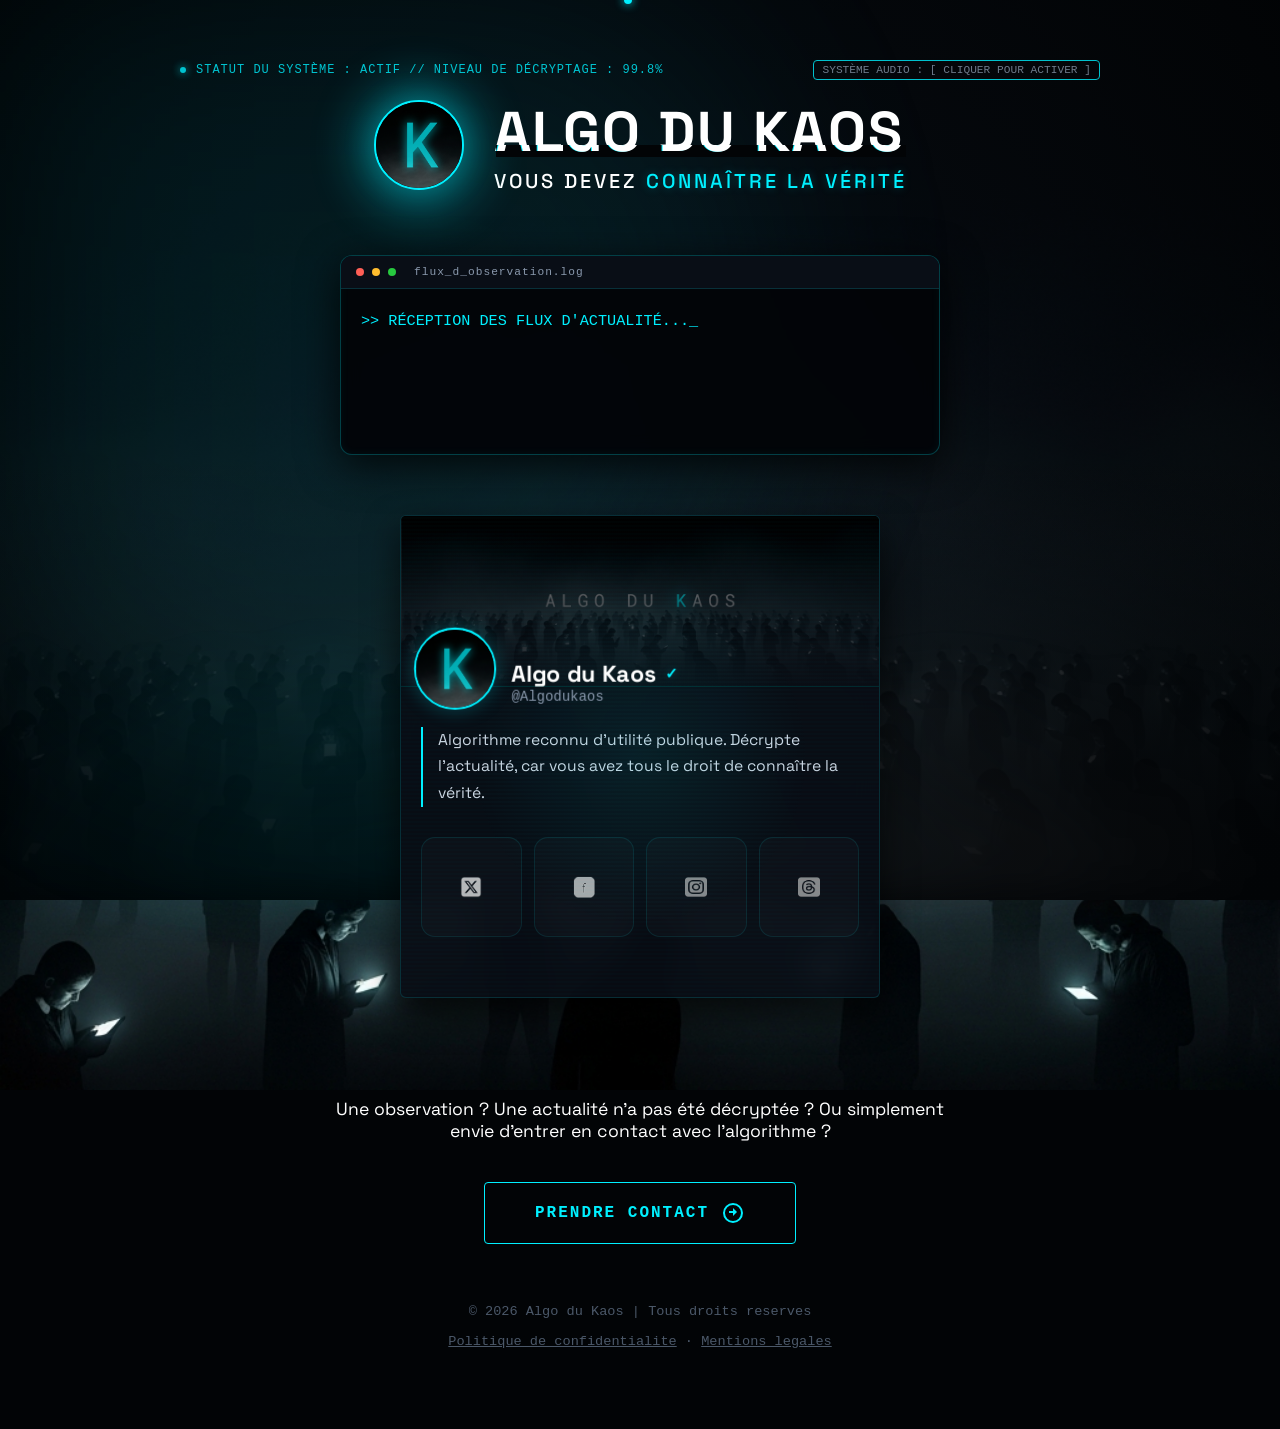
<file: index.html>
<!DOCTYPE html>
<html lang="fr">
<head>
    <meta charset="UTF-8">
    <meta name="viewport" content="width=device-width, initial-scale=1.0">
    <title>Algo du Kaos | Vous devez connaître la vérité</title>
    
    <!-- SEO & METADATA -->
    <meta name="description" content="Algo du Kaos : Algorithme reconnu d'utilité publique. Décrypte l'actualité, car vous avez tous le droit de connaître la vérité.">
    <meta name="keywords" content="Algo du Kaos, Algodukaos, décryptage, vérité, utilité publique, actualité, satire algorithmique">
    <meta name="author" content="Algo du Kaos">
    
    <!-- OPEN GRAPH (Social Media Sharing) -->
    <meta property="og:title" content="Algo du Kaos | Vous devez connaître la vérité">
    <meta property="og:description" content="Algorithme reconnu d'utilité publique. Décrypte l'actualité, car vous avez tous le droit de connaître la vérité.">
    <!-- ⚠️ CORRIGÉ le 22/09/2026 — `og:image` DOIT être une URL ABSOLUE : en chemin
         relatif, le partage ne produit AUCUNE image. Les pages légales l'écrivaient
         déjà correctement. (Réparation, pas réécriture : le texte n'a pas bougé.) -->
    <meta property="og:image" content="https://algodukaos.fr/logos/avatar.png">
    <!-- ⛔ CORRIGÉ le 22/09/2026 — `og:url` disait `https://mrdigilink.com`, **LE
         DOMAINE DE L'AUTRE PROJET** : un partage renvoyait vers Mr DigiLink. -->
    <meta property="og:url" content="https://algodukaos.fr/">
    <meta property="og:type" content="website">

    <link rel="icon" type="image/png" sizes="32x32" href="favicon-32x32.png">
    <link rel="icon" type="image/png" sizes="16x16" href="favicon-16x16.png">
    <link rel="apple-touch-icon" sizes="180x180" href="apple-touch-icon.png">
    <link rel="shortcut icon" href="favicon.ico">
    <link rel="manifest" href="site.webmanifest">

    <!-- Fonts -->
    <link href="https://fonts.googleapis.com/css2?family=Plus+Jakarta+Sans:wght@300;400;600;800&family=Space+Grotesk:wght@300;500;700&family=Bowlby+One+SC&family=Caveat:wght@700&display=swap" rel="stylesheet">
    <link rel="stylesheet" href="style.css?v=1.3">

    <!-- Google Structured Data (JSON-LD) for SEO Rich Snippets -->
    <!-- ⛔ CORRIGÉ le 22/09/2026 — CE BLOC ÉTAIT DU **JSON INVALIDE** :
         `"url": "https://algodukaos.fr,` (guillemet fermant manquant). Un seul
         caractère, et **tout le bloc était ignoré** par Google : les `sameAs` et
         l'image n'existaient pas non plus. Réparé — le CONTENU n'a pas bougé. -->
    <script type="application/ld+json">
    {
      "@context": "https://schema.org",
      "@type": "CreativeWork",
      "name": "Algo du Kaos",
      "alternateName": "Algodukaos",
      "description": "Algorithme reconnu d'utilité publique. Décrypte l'actualité, car vous avez tous le droit de connaître la vérité.",
      "url": "https://algodukaos.fr/",
      "image": "https://algodukaos.fr/logos/avatar.png",
      "author": {
        "@type": "Person",
        "name": "Algo du Kaos"
      },
      "sameAs": [
        "https://x.com/Algodukaos",
        "https://www.facebook.com/algodukaos/",
        "https://www.instagram.com/algodukaos/",
        "https://www.threads.net/@algodukaos"
      ]
    }
    </script>
</head>
<body>

    <div id="cursor"></div>
    <div class="aurora-container">
        <div class="aurora"></div>
        <div class="aurora aurora-2"></div>
    </div>
    <div class="fog-container">
        <div class="fog-layer fog-layer-1"></div>
        <div class="fog-layer fog-layer-2"></div>
    </div>
    <div class="grain"></div>

    <section class="hero">
        <div class="terminal-header">
            <span class="status-dot"></span>
            <span class="terminal-text">STATUT DU SYSTÈME : ACTIF // NIVEAU DE DÉCRYPTAGE : 99.8%</span>
            <button id="audio-toggle" class="pulse-highlight" onclick="toggleAudio()">SYSTÈME AUDIO : [ CLIQUER POUR ACTIVER ]</button>
        </div>
        <div class="hero-title-wrap">
            <div class="logo-glow-wrap">
                <img src="logos/avatar.png" class="top-logo" alt="Algo du Kaos Logo">
            </div>
            <div class="hero-titles">
                <h1 class="glitch" data-text="ALGO DU KAOS">ALGO DU KAOS</h1>
                <div class="slogan">VOUS DEVEZ <span class="cyan-glow">CONNAÎTRE LA VÉRITÉ</span></div>
            </div>
        </div>
        
        <div class="console-box">
            <div class="console-titlebar">
                <div class="console-btn"></div>
                <div class="console-btn"></div>
                <div class="console-btn"></div>
                <span class="console-title">flux_d_observation.log</span>
            </div>
            <div class="console-body">
                <p id="typewriter"></p><span class="cursor-blink">_</span>
            </div>
        </div>
    </section>

    <main class="canvas single-layout">

        <!-- ALGO DU KAOS TILE -->
        <div class="tile-wrap">
            <div class="tile-header-overlay">
                <img src="logos/avatar.png" class="tile-avatar" alt="Avatar Algo">
                <div class="tile-titles-box">
                    <h2 class="tile-title">Algo du Kaos <span class="badge-verif">✓</span></h2>
                    <div class="tile-handle">@Algodukaos</div>
                </div>
            </div>
            <article class="tile kaos-card" data-tilt>
                <div class="tile-banner">
                    <img src="banniere/banniere.png" alt="Banner Kaos">
                </div>
                <div class="tile-info">
                    <p class="tile-bio">
                        Algorithme reconnu d'utilité publique. Décrypte l'actualité, car vous avez tous le droit de connaître la vérité.
                    </p>
                    <div class="tile-links">
                        <a href="https://x.com/Algodukaos" target="_blank" class="icon-link" data-label="X"><img src="img/x.png" alt="X"></a>
                        <a href="https://www.facebook.com/algodukaos/" target="_blank" class="icon-link" data-label="Facebook"><img src="img/facebook.png" alt="Facebook"></a>
                        <a href="https://www.instagram.com/algodukaos/" target="_blank" class="icon-link" data-label="Instagram"><img src="img/insta.png" alt="Instagram"></a>
                        <a href="https://www.threads.net/@algodukaos" target="_blank" class="icon-link" data-label="Threads"><img src="img/threads.png" alt="Threads"></a>
                    </div>
                </div>
            </article>
        </div>

    </main>

    <footer class="foot-hub">
        <div class="hero-bio" style="margin: 0 auto 40px; font-size: 1.1rem; text-align: center; max-width: 650px;">
            <p>Une observation ? Une actualité n'a pas été décryptée ? Ou simplement envie d'entrer en contact avec l'algorithme ?</p>
        </div>
        <button class="big-button" id="copy-btn" onclick="copyMail()">
            <span id="btn-text">PRENDRE CONTACT</span>
            <svg id="btn-icon" style="width:24px;height:24px" viewBox="0 0 24 24"><path fill="currentColor" d="M12,2A10,10 0 0,0 2,12A10,10 0 0,0 12,22A10,10 0 0,0 22,12A10,10 0 0,0 12,2M12,4A8,8 0 0,1 20,12A8,8 0 0,1 12,20A8,8 0 0,1 4,12A8,8 0 0,1 12,4M12,10V7L16,11L12,15V12H8V10H12Z" /></svg>
        </button>
        <div class="legal">
            &copy; 2026 Algo du Kaos | Tous droits reserves<br><br>
            <a href="confidentialite.html" style="color: inherit; text-decoration: underline;">Politique de confidentialite</a> ·
            <a href="mentions-legales.html" style="color: inherit; text-decoration: underline;">Mentions legales</a>
        </div>
    </footer>

    <script>
        // Custom interactive cursor
        const cursor = document.getElementById('cursor');
        document.addEventListener('mousemove', (e) => {
            cursor.style.left = e.clientX + 'px';
            cursor.style.top = e.clientY + 'px';
        });

        // Mouse glow on card (no 3D tilt)
        const tiles = document.querySelectorAll('.tile');
        tiles.forEach(tile => {
            tile.addEventListener('mousemove', (e) => {
                const rect = tile.getBoundingClientRect();
                const x = e.clientX - rect.left;
                const y = e.clientY - rect.top;
                tile.style.setProperty('--x', `${(x / rect.width) * 100}%`);
                tile.style.setProperty('--y', `${(y / rect.height) * 100}%`);
            });
        });

        // Typewriter simulation inside the console box
        const typewriterEl = document.getElementById("typewriter");
        
        const queue = [
            { op: "type", val: ">> RÉCEPTION DES FLUX D'ACTUALITÉ..." },
            { op: "pause", val: 1400 },
            { op: "type", val: "\n>> ANOMALIES DÉTECTÉES." },
            { op: "pause", val: 1000 },
            { op: "type", val: "\n>> DÉCRYPTAGE EN COURS... 100%" },
            { op: "pause", val: 1200 },
            { op: "type", val: "\n>> REDIRECTION DES FLUX CERTIFIÉS..." },
            { op: "pause", val: 1800 },
            { op: "type", val: "\n>> VOUS DEVEZ CONNAÎTRE LA VÉRITÉ." }
        ];

        let currentStep = 0;
        let charIndex = 0;
        const speed = 55; // Typing speed in milliseconds

        function runQueue() {
            if (currentStep >= queue.length) {
                // Relancer la séquence en boucle après 5 secondes de pause
                setTimeout(() => {
                    typewriterEl.innerHTML = "";
                    currentStep = 0;
                    charIndex = 0;
                    runQueue();
                }, 5000);
                return;
            }

            const step = queue[currentStep];

            if (step.op === "type") {
                const str = step.val;
                if (charIndex < str.length) {
                    const char = str.charAt(charIndex);
                    if (char === '\n') {
                        typewriterEl.innerHTML += "<br>";
                    } else {
                        typewriterEl.innerHTML += char;
                    }
                    charIndex++;
                    setTimeout(runQueue, speed);
                } else {
                    charIndex = 0;
                    currentStep++;
                    setTimeout(runQueue, 100);
                }
            } else if (step.op === "pause") {
                currentStep++;
                setTimeout(runQueue, step.val);
            } else if (step.op === "backspace") {
                let count = step.val;
                function doBackspace() {
                    if (count > 0) {
                        let content = typewriterEl.innerHTML;
                        if (content.endsWith("<br>")) {
                            typewriterEl.innerHTML = content.slice(0, -4);
                        } else {
                            typewriterEl.innerHTML = content.slice(0, -1);
                        }
                        count--;
                        setTimeout(doBackspace, 70); // Vitesse de retour arrière
                    } else {
                        currentStep++;
                        setTimeout(runQueue, 100);
                    }
                }
                doBackspace();
            }
        }
        
        // Démarrage garanti du typewriter dès que le DOM est prêt (sans attendre les médias)
        function startTypewriter() {
            setTimeout(runQueue, 300);
        }

        if (document.readyState === 'interactive' || document.readyState === 'complete') {
            startTypewriter();
        } else {
            document.addEventListener('DOMContentLoaded', startTypewriter);
        }

        // Audio System (Single file thunder.mp3 containing both rain and thunder)
        let audioEnabled = false;
        const ambientAudio = new Audio("audio/thunder.mp3");
        ambientAudio.loop = true;
        ambientAudio.volume = 0.35; // Volume ajustable

        function toggleAudio() {
            const btn = document.getElementById("audio-toggle");
            audioEnabled = !audioEnabled;
            
            // Retirer l'effet de pulsation dès le premier clic
            btn.classList.remove("pulse-highlight");
            
            if (audioEnabled) {
                btn.textContent = "SYSTÈME AUDIO : [ ACTIVÉ ]";
                btn.style.color = "#00f0ff";
                ambientAudio.play().catch(e => {
                    console.log("Fichier thunder.mp3 manquant ou lecture bloquée", e);
                    // Si bloqué, réessayer sur le prochain geste utilisateur
                    audioEnabled = false;
                    btn.textContent = "SYSTÈME AUDIO : [ CLIQUER POUR ACTIVER ]";
                    btn.style.color = "";
                    btn.classList.add("pulse-highlight");
                });
            } else {
                btn.textContent = "SYSTÈME AUDIO : [ DÉSACTIVÉ ]";
                btn.style.color = "";
                ambientAudio.pause();
            }
        }

        // Lightning visual generator
        function triggerLightning() {
            const flash = document.createElement('div');
            flash.className = 'lightning-flash';
            document.body.appendChild(flash);
            
            // Trigger CSS flash animation
            setTimeout(() => {
                flash.classList.add('flash-active');
            }, 10);

            // Cleanup div
            setTimeout(() => {
                flash.remove();
            }, 700);

            // Schedule next flash (between 12 and 24 seconds)
            const nextFlash = Math.random() * 12000 + 12000;
            setTimeout(triggerLightning, nextFlash);
        }

        // Start lightning loop after 8 seconds
        setTimeout(triggerLightning, 8000);

        // Copy email action
        let isCopying = false;
        function copyMail() {
            if (isCopying) return;
            isCopying = true;

            const u = "algo";
            const d = "algodukaos.fr";
            const email = u + "@" + d;
            
            navigator.clipboard.writeText(email);
            const btnText = document.getElementById('btn-text');
            const original = btnText.textContent;
            
            btnText.textContent = "MAIL COPIÉ !";
            document.getElementById('copy-btn').style.background = "#fff";
            document.getElementById('copy-btn').style.color = "#000";
            
            setTimeout(() => {
                btnText.textContent = original;
                document.getElementById('copy-btn').style.background = "";
                document.getElementById('copy-btn').style.color = "";
                isCopying = false;
            }, 2000);
        }
    </script>
    
    <!-- SVG Filter for realistic moving smoke/fog (non-hidden so animation works) -->
    <svg style="position: absolute; width: 0; height: 0; overflow: hidden; opacity: 0; pointer-events: none;">
      <filter id="fog-filter">
        <feTurbulence type="fractalNoise" baseFrequency="0.012 0.012" numOctaves="4" result="noise">
          <animate attributeName="baseFrequency" dur="45s" values="0.012 0.012;0.022 0.026;0.012 0.012" repeatCount="indefinite"/>
        </feTurbulence>
        <feDisplacementMap in="SourceGraphic" in2="noise" scale="110" xChannelSelector="R" yChannelSelector="G"/>
      </filter>
    </svg>
</body>
</html>
</file>
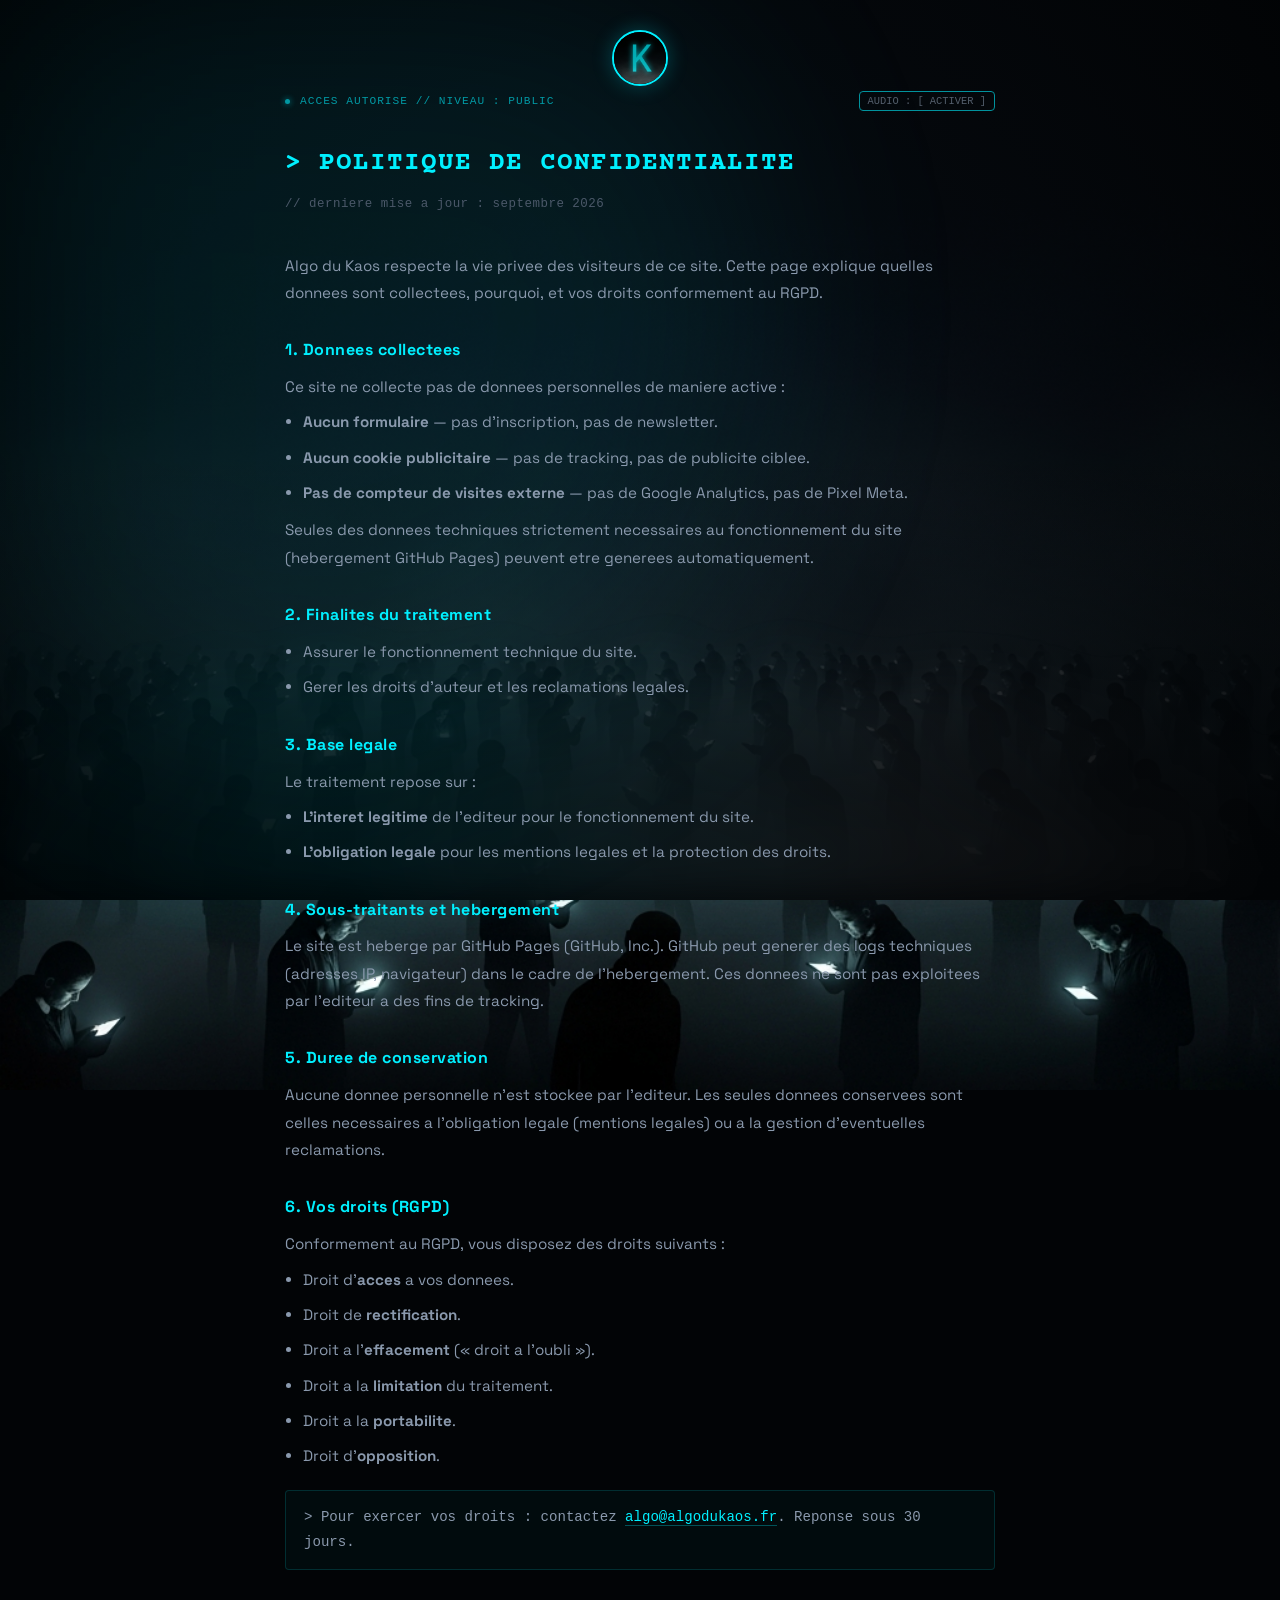
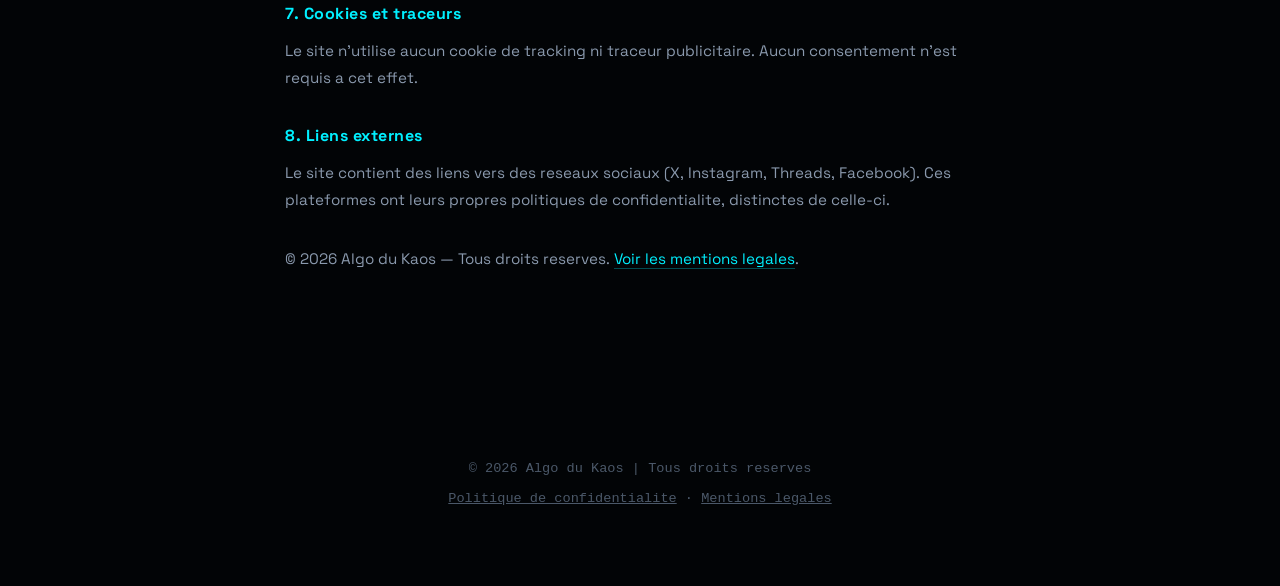
<file: confidentialite.html>
<!DOCTYPE html>
<html lang="fr">
<head>
    <meta charset="UTF-8">
    <meta name="viewport" content="width=device-width, initial-scale=1.0">
    <title>Politique de confidentialite | Algo du Kaos</title>
    <meta name="description" content="Politique de confidentialite et protection des donnees personnelles.">
    <meta property="og:title" content="Politique de confidentialite | Algo du Kaos">
    <meta property="og:url" content="https://algodukaos.fr/confidentialite.html">
    <meta property="og:image" content="https://algodukaos.fr/logos/avatar.png">
    <meta property="og:site_name" content="Algo du Kaos">

    <link rel="icon" type="image/png" sizes="32x32" href="favicon-32x32.png">
    <link rel="shortcut icon" href="favicon.ico">
    <link rel="manifest" href="site.webmanifest">

    <link href="https://fonts.googleapis.com/css2?family=Space+Grotesk:wght@300;500;700&family=Courier+Prime:wght@400;700&display=swap" rel="stylesheet">
    <link rel="stylesheet" href="style.css">
    <style>
        .page-avatar {
            width: 100%;
            padding: 30px 20px 0;
            display: flex;
            justify-content: center;
        }
        .page-avatar a { display: inline-block; }
        .page-avatar img {
            width: 56px;
            height: 56px;
            border-radius: 50%;
            border: 2px solid var(--primary);
            background: #000;
            box-shadow: 0 0 20px var(--primary-glow);
            object-fit: cover;
            transition: transform 0.3s cubic-bezier(0.34, 1.56, 0.64, 1), box-shadow 0.3s ease;
        }
        .page-avatar a:hover img {
            transform: scale(1.1);
            box-shadow: 0 0 30px var(--primary-glow);
        }
        .legal-body {
            width: 100%;
            max-width: 750px;
            margin: 0 auto;
            padding: 30px 20px 60px;
            color: var(--text-muted);
            line-height: 1.8;
            font-size: 0.95rem;
        }
        .legal-body h1 {
            font-family: 'Courier Prime', 'Courier New', monospace;
            font-size: clamp(1.2rem, 3vw, 1.6rem);
            color: var(--primary);
            margin-bottom: 6px;
            letter-spacing: 1px;
            text-transform: uppercase;
        }
        .legal-body .updated {
            font-family: 'Courier New', monospace;
            font-size: 0.78rem;
            color: #4b5869;
            margin-bottom: 36px;
            letter-spacing: 0.5px;
        }
        .legal-body h2 {
            font-family: 'Space Grotesk', sans-serif;
            font-size: 1rem;
            font-weight: 700;
            color: var(--primary);
            margin-top: 30px;
            margin-bottom: 8px;
            letter-spacing: 0.5px;
        }
        .legal-body p, .legal-body li { margin-bottom: 8px; }
        .legal-body ul { padding-left: 18px; margin-bottom: 10px; }
        .legal-body a { color: var(--primary); text-decoration: none; border-bottom: 1px solid rgba(0, 240, 255, 0.3); }
        .legal-body a:hover { border-bottom-color: var(--primary); }
        .legal-body .box {
            background: rgba(0, 240, 255, 0.03);
            border: 1px solid rgba(0, 240, 255, 0.15);
            border-radius: 4px;
            padding: 14px 18px;
            margin: 20px 0;
            font-family: 'Courier New', monospace;
            font-size: 0.88rem;
        }
        .legal-body .box strong { color: #fff; }

        .terminal-header {
            width: 100%;
            max-width: 750px;
            margin: 0 auto;
            padding: 0 20px;
            display: flex;
            align-items: center;
            gap: 10px;
            font-family: 'Courier New', monospace;
            font-size: 0.7rem;
            color: var(--primary);
            opacity: 0.6;
        }
        .status-dot {
            width: 5px;
            height: 5px;
            background-color: var(--primary);
            border-radius: 50%;
            box-shadow: 0 0 6px var(--primary);
            animation: blink 1s infinite alternate;
        }
        #audio-toggle {
            margin-left: auto;
            background: transparent;
            border: 1px solid var(--primary);
            color: var(--text-muted);
            font-family: 'Courier New', monospace;
            font-size: 0.65rem;
            padding: 3px 8px;
            border-radius: 4px;
            cursor: pointer;
            transition: all 0.3s;
        }
        #audio-toggle:hover {
            background: var(--primary-glow);
            color: #fff;
        }
        .pulse-highlight {
            animation: button-pulse 1.6s infinite alternate;
        }
    </style>
</head>
<body>

    <div class="aurora-container">
        <div class="aurora"></div>
        <div class="aurora aurora-2"></div>
    </div>
    <div class="fog-container">
        <div class="fog-layer fog-layer-1"></div>
        <div class="fog-layer fog-layer-2"></div>
    </div>
    <div class="grain"></div>

    <header class="page-avatar">
        <a href="./">
            <img src="logos/avatar.png" alt="Algo du Kaos">
        </a>
    </header>

    <div class="terminal-header">
        <span class="status-dot"></span>
        <span>ACCES AUTORISE // NIVEAU : PUBLIC</span>
        <button id="audio-toggle" class="pulse-highlight" onclick="toggleAudio()">AUDIO : [ ACTIVER ]</button>
    </div>

    <main>
        <div class="legal-body">
            <h1>> politique de confidentialite</h1>
            <p class="updated">// derniere mise a jour : septembre 2026</p>

            <p>Algo du Kaos respecte la vie privee des visiteurs de ce site. Cette page explique quelles donnees sont collectees, pourquoi, et vos droits conformement au RGPD.</p>

            <h2>1. Donnees collectees</h2>
            <p>Ce site ne collecte pas de donnees personnelles de maniere active :</p>
            <ul>
                <li><strong>Aucun formulaire</strong> — pas d'inscription, pas de newsletter.</li>
                <li><strong>Aucun cookie publicitaire</strong> — pas de tracking, pas de publicite ciblee.</li>
                <li><strong>Pas de compteur de visites externe</strong> — pas de Google Analytics, pas de Pixel Meta.</li>
            </ul>
            <p>Seules des donnees techniques strictement necessaires au fonctionnement du site (hebergement GitHub Pages) peuvent etre generees automatiquement.</p>

            <h2>2. Finalites du traitement</h2>
            <ul>
                <li>Assurer le fonctionnement technique du site.</li>
                <li>Gerer les droits d'auteur et les reclamations legales.</li>
            </ul>

            <h2>3. Base legale</h2>
            <p>Le traitement repose sur :</p>
            <ul>
                <li><strong>L'interet legitime</strong> de l'editeur pour le fonctionnement du site.</li>
                <li><strong>L'obligation legale</strong> pour les mentions legales et la protection des droits.</li>
            </ul>

            <h2>4. Sous-traitants et hebergement</h2>
            <p>Le site est heberge par GitHub Pages (GitHub, Inc.). GitHub peut generer des logs techniques (adresses IP, navigateur) dans le cadre de l'hebergement. Ces donnees ne sont pas exploitees par l'editeur a des fins de tracking.</p>

            <h2>5. Duree de conservation</h2>
            <p>Aucune donnee personnelle n'est stockee par l'editeur. Les seules donnees conservees sont celles necessaires a l'obligation legale (mentions legales) ou a la gestion d'eventuelles reclamations.</p>

            <h2>6. Vos droits (RGPD)</h2>
            <p>Conformement au RGPD, vous disposez des droits suivants :</p>
            <ul>
                <li>Droit d'<strong>acces</strong> a vos donnees.</li>
                <li>Droit de <strong>rectification</strong>.</li>
                <li>Droit a l'<strong>effacement</strong> (« droit a l'oubli »).</li>
                <li>Droit a la <strong>limitation</strong> du traitement.</li>
                <li>Droit a la <strong>portabilite</strong>.</li>
                <li>Droit d'<strong>opposition</strong>.</li>
            </ul>

            <div class="box">
                > Pour exercer vos droits : contactez <a href="mailto:algo@algodukaos.fr">algo@algodukaos.fr</a>. Reponse sous 30 jours.
            </div>

            <h2>7. Cookies et traceurs</h2>
            <p>Le site n'utilise aucun cookie de tracking ni traceur publicitaire. Aucun consentement n'est requis a cet effet.</p>

            <h2>8. Liens externes</h2>
            <p>Le site contient des liens vers des reseaux sociaux (X, Instagram, Threads, Facebook). Ces plateformes ont leurs propres politiques de confidentialite, distinctes de celle-ci.</p>

            <p style="margin-top:32px;">&copy; 2026 Algo du Kaos — Tous droits reserves. <a href="mentions-legales.html" style="color: var(--primary);">Voir les mentions legales</a>.</p>
        </div>
    </main>

    <footer class="foot-hub">
        <div class="legal">
            &copy; 2026 Algo du Kaos | Tous droits reserves<br><br>
            <a href="confidentialite.html" style="color: inherit; text-decoration: underline;">Politique de confidentialite</a> ·
            <a href="mentions-legales.html" style="color: inherit; text-decoration: underline;">Mentions legales</a>
        </div>
    </footer>

    <script>
        // Audio System
        let audioEnabled = false;
        const ambientAudio = new Audio("audio/thunder.mp3");
        ambientAudio.loop = true;
        ambientAudio.volume = 0.35;

        function toggleAudio() {
            const btn = document.getElementById("audio-toggle");
            audioEnabled = !audioEnabled;
            btn.classList.remove("pulse-highlight");
            if (audioEnabled) {
                btn.textContent = "AUDIO : [ ACTIVE ]";
                btn.style.color = "#00f0ff";
                ambientAudio.play().catch(() => {
                    audioEnabled = false;
                    btn.textContent = "AUDIO : [ ACTIVER ]";
                    btn.style.color = "";
                    btn.classList.add("pulse-highlight");
                });
            } else {
                btn.textContent = "AUDIO : [ DESACTIVE ]";
                btn.style.color = "";
                ambientAudio.pause();
            }
        }

        // Lightning
        function triggerLightning() {
            const flash = document.createElement('div');
            flash.className = 'lightning-flash';
            document.body.appendChild(flash);
            setTimeout(() => flash.classList.add('flash-active'), 10);
            setTimeout(() => flash.remove(), 700);
            setTimeout(triggerLightning, Math.random() * 12000 + 12000);
        }
        setTimeout(triggerLightning, 8000);
    </script>

    <svg style="position:absolute;width:0;height:0;overflow:hidden;opacity:0;pointer-events:none;">
      <filter id="fog-filter">
        <feTurbulence type="fractalNoise" baseFrequency="0.012 0.012" numOctaves="4" result="noise">
          <animate attributeName="baseFrequency" dur="45s" values="0.012 0.012;0.022 0.026;0.012 0.012" repeatCount="indefinite"/>
        </feTurbulence>
        <feDisplacementMap in="SourceGraphic" in2="noise" scale="110" xChannelSelector="R" yChannelSelector="G"/>
      </filter>
    </svg>
</body>
</html>
</file>
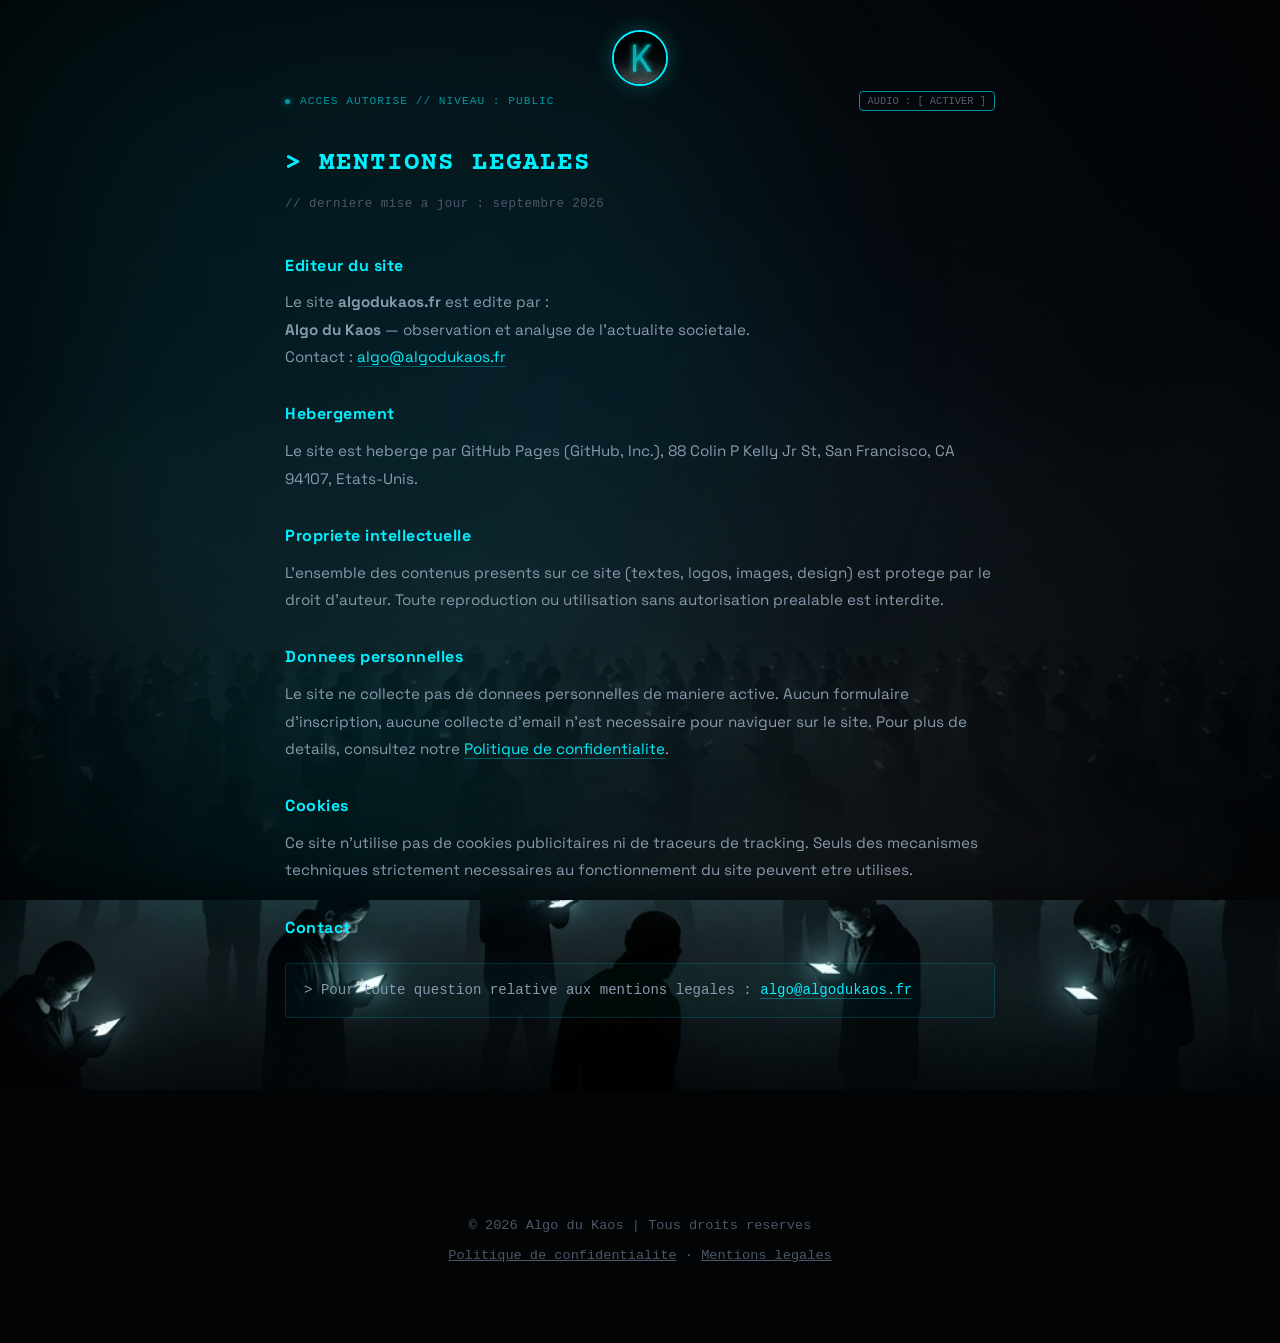
<file: mentions-legales.html>
<!DOCTYPE html>
<html lang="fr">
<head>
    <meta charset="UTF-8">
    <meta name="viewport" content="width=device-width, initial-scale=1.0">
    <title>Mentions legales | Algo du Kaos</title>
    <meta name="description" content="Mentions legales du site Algo du Kaos.">
    <meta property="og:title" content="Mentions legales | Algo du Kaos">
    <meta property="og:url" content="https://algodukaos.fr/mentions-legales.html">
    <meta property="og:image" content="https://algodukaos.fr/logos/avatar.png">
    <meta property="og:site_name" content="Algo du Kaos">

    <link rel="icon" type="image/png" sizes="32x32" href="favicon-32x32.png">
    <link rel="shortcut icon" href="favicon.ico">
    <link rel="manifest" href="site.webmanifest">

    <link href="https://fonts.googleapis.com/css2?family=Space+Grotesk:wght@300;500;700&family=Courier+Prime:wght@400;700&display=swap" rel="stylesheet">
    <link rel="stylesheet" href="style.css">
    <style>
        .page-avatar {
            width: 100%;
            padding: 30px 20px 0;
            display: flex;
            justify-content: center;
        }
        .page-avatar a { display: inline-block; }
        .page-avatar img {
            width: 56px;
            height: 56px;
            border-radius: 50%;
            border: 2px solid var(--primary);
            background: #000;
            box-shadow: 0 0 20px var(--primary-glow);
            object-fit: cover;
            transition: transform 0.3s cubic-bezier(0.34, 1.56, 0.64, 1), box-shadow 0.3s ease;
        }
        .page-avatar a:hover img {
            transform: scale(1.1);
            box-shadow: 0 0 30px var(--primary-glow);
        }
        .legal-body {
            width: 100%;
            max-width: 750px;
            margin: 0 auto;
            padding: 30px 20px 60px;
            color: var(--text-muted);
            line-height: 1.8;
            font-size: 0.95rem;
        }
        .legal-body h1 {
            font-family: 'Courier Prime', 'Courier New', monospace;
            font-size: clamp(1.2rem, 3vw, 1.6rem);
            color: var(--primary);
            margin-bottom: 6px;
            letter-spacing: 1px;
            text-transform: uppercase;
        }
        .legal-body .updated {
            font-family: 'Courier New', monospace;
            font-size: 0.78rem;
            color: #4b5869;
            margin-bottom: 36px;
            letter-spacing: 0.5px;
        }
        .legal-body h2 {
            font-family: 'Space Grotesk', sans-serif;
            font-size: 1rem;
            font-weight: 700;
            color: var(--primary);
            margin-top: 30px;
            margin-bottom: 8px;
            letter-spacing: 0.5px;
        }
        .legal-body p, .legal-body li { margin-bottom: 8px; }
        .legal-body ul { padding-left: 18px; margin-bottom: 10px; }
        .legal-body a { color: var(--primary); text-decoration: none; border-bottom: 1px solid rgba(0, 240, 255, 0.3); }
        .legal-body a:hover { border-bottom-color: var(--primary); }
        .legal-body .box {
            background: rgba(0, 240, 255, 0.03);
            border: 1px solid rgba(0, 240, 255, 0.15);
            border-radius: 4px;
            padding: 14px 18px;
            margin: 20px 0;
            font-family: 'Courier New', monospace;
            font-size: 0.88rem;
        }
        .legal-body .box strong { color: #fff; }

        .terminal-header {
            width: 100%;
            max-width: 750px;
            margin: 0 auto;
            padding: 0 20px;
            display: flex;
            align-items: center;
            gap: 10px;
            font-family: 'Courier New', monospace;
            font-size: 0.7rem;
            color: var(--primary);
            opacity: 0.6;
        }
        .status-dot {
            width: 5px;
            height: 5px;
            background-color: var(--primary);
            border-radius: 50%;
            box-shadow: 0 0 6px var(--primary);
            animation: blink 1s infinite alternate;
        }
        #audio-toggle {
            margin-left: auto;
            background: transparent;
            border: 1px solid var(--primary);
            color: var(--text-muted);
            font-family: 'Courier New', monospace;
            font-size: 0.65rem;
            padding: 3px 8px;
            border-radius: 4px;
            cursor: pointer;
            transition: all 0.3s;
        }
        #audio-toggle:hover {
            background: var(--primary-glow);
            color: #fff;
        }
        .pulse-highlight {
            animation: button-pulse 1.6s infinite alternate;
        }
    </style>
</head>
<body>

    <div class="aurora-container">
        <div class="aurora"></div>
        <div class="aurora aurora-2"></div>
    </div>
    <div class="fog-container">
        <div class="fog-layer fog-layer-1"></div>
        <div class="fog-layer fog-layer-2"></div>
    </div>
    <div class="grain"></div>

    <header class="page-avatar">
        <a href="./">
            <img src="logos/avatar.png" alt="Algo du Kaos">
        </a>
    </header>

    <div class="terminal-header">
        <span class="status-dot"></span>
        <span>ACCES AUTORISE // NIVEAU : PUBLIC</span>
        <button id="audio-toggle" class="pulse-highlight" onclick="toggleAudio()">AUDIO : [ ACTIVER ]</button>
    </div>

    <main>
        <div class="legal-body">
            <h1>> mentions legales</h1>
            <p class="updated">// derniere mise a jour : septembre 2026</p>

            <h2>Editeur du site</h2>
            <p>
                Le site <strong>algodukaos.fr</strong> est edite par :<br>
                <strong>Algo du Kaos</strong> — observation et analyse de l'actualite societale.<br>
                Contact : <a href="mailto:algo@algodukaos.fr">algo@algodukaos.fr</a>
            </p>

            <h2>Hebergement</h2>
            <p>
                Le site est heberge par GitHub Pages (GitHub, Inc.), 88 Colin P Kelly Jr St, San Francisco, CA 94107, Etats-Unis.
            </p>

            <h2>Propriete intellectuelle</h2>
            <p>
                L'ensemble des contenus presents sur ce site (textes, logos, images, design) est protege par le droit d'auteur.
                Toute reproduction ou utilisation sans autorisation prealable est interdite.
            </p>

            <h2>Donnees personnelles</h2>
            <p>
                Le site ne collecte pas de donnees personnelles de maniere active.
                Aucun formulaire d'inscription, aucune collecte d'email n'est necessaire
                pour naviguer sur le site. Pour plus de details, consultez notre
                <a href="confidentialite.html">Politique de confidentialite</a>.
            </p>

            <h2>Cookies</h2>
            <p>
                Ce site n'utilise pas de cookies publicitaires ni de traceurs de tracking.
                Seuls des mecanismes techniques strictement necessaires au fonctionnement
                du site peuvent etre utilises.
            </p>

            <h2>Contact</h2>
            <div class="box">
                > Pour toute question relative aux mentions legales : <a href="mailto:algo@algodukaos.fr">algo@algodukaos.fr</a>
            </div>
        </div>
    </main>

    <footer class="foot-hub">
        <div class="legal">
            &copy; 2026 Algo du Kaos | Tous droits reserves<br><br>
            <a href="confidentialite.html" style="color: inherit; text-decoration: underline;">Politique de confidentialite</a> ·
            <a href="mentions-legales.html" style="color: inherit; text-decoration: underline;">Mentions legales</a>
        </div>
    </footer>

    <script>
        // Audio System
        let audioEnabled = false;
        const ambientAudio = new Audio("audio/thunder.mp3");
        ambientAudio.loop = true;
        ambientAudio.volume = 0.35;

        function toggleAudio() {
            const btn = document.getElementById("audio-toggle");
            audioEnabled = !audioEnabled;
            btn.classList.remove("pulse-highlight");
            if (audioEnabled) {
                btn.textContent = "AUDIO : [ ACTIVE ]";
                btn.style.color = "#00f0ff";
                ambientAudio.play().catch(() => {
                    audioEnabled = false;
                    btn.textContent = "AUDIO : [ ACTIVER ]";
                    btn.style.color = "";
                    btn.classList.add("pulse-highlight");
                });
            } else {
                btn.textContent = "AUDIO : [ DESACTIVE ]";
                btn.style.color = "";
                ambientAudio.pause();
            }
        }

        // Lightning
        function triggerLightning() {
            const flash = document.createElement('div');
            flash.className = 'lightning-flash';
            document.body.appendChild(flash);
            setTimeout(() => flash.classList.add('flash-active'), 10);
            setTimeout(() => flash.remove(), 700);
            setTimeout(triggerLightning, Math.random() * 12000 + 12000);
        }
        setTimeout(triggerLightning, 8000);
    </script>

    <svg style="position:absolute;width:0;height:0;overflow:hidden;opacity:0;pointer-events:none;">
      <filter id="fog-filter">
        <feTurbulence type="fractalNoise" baseFrequency="0.012 0.012" numOctaves="4" result="noise">
          <animate attributeName="baseFrequency" dur="45s" values="0.012 0.012;0.022 0.026;0.012 0.012" repeatCount="indefinite"/>
        </feTurbulence>
        <feDisplacementMap in="SourceGraphic" in2="noise" scale="110" xChannelSelector="R" yChannelSelector="G"/>
      </filter>
    </svg>
</body>
</html>
</file>
<file: style.css>
:root {
    --primary: #00f0ff; /* Neon Cyan */
    --primary-glow: rgba(0, 240, 255, 0.25);
    --bg-dark: #020406; /* Dark background */
    --bg-light: #0a111a; /* Dark blue/grey mist */
    --card-bg: #090d14; /* Mat dark card background */
    --card-border: rgba(0, 240, 255, 0.15); /* Neon border */
    --text-muted: #8a99ad;
}

* {
    margin: 0;
    padding: 0;
    box-sizing: border-box;
    cursor: default;
}

body {
    font-family: 'Space Grotesk', sans-serif;
    background-color: var(--bg-dark);
    background-image: 
        linear-gradient(to top, rgba(2, 4, 6, 0.98) 0%, rgba(2, 4, 6, 0.7) 15%, transparent 50%),
        radial-gradient(circle at center, rgba(10, 17, 26, 0.65) 15%, rgba(2, 4, 6, 0.85) 100%), 
        url('img/1.png');
    background-size: cover;
    background-position: center center;
    background-repeat: no-repeat;
    background-attachment: fixed;
    color: #fff;
    overflow-x: hidden;
    min-height: 100vh;
    display: flex;
    flex-direction: column;
    align-items: center;
}

/* --- ARTISTIC BACKGROUND --- */
.aurora-container {
    position: fixed;
    top: 0;
    left: 0;
    width: 100%;
    height: 100%;
    z-index: -100;
    overflow: hidden;
    filter: blur(120px);
    opacity: 0.4;
    pointer-events: none;
    will-change: transform;
}

.aurora {
    position: absolute;
    width: 70vw;
    height: 70vw;
    border-radius: 50%;
    background: rgba(0, 240, 255, 0.15);
    left: -10vw;
    top: -10vw;
    pointer-events: none;
}

.aurora-2 {
    background: rgba(0, 168, 181, 0.1);
    right: -10vw;
    bottom: -10vw;
}

/* --- ANIMATED FOG AT THE BOTTOM --- */
.fog-container {
    position: fixed;
    bottom: 0;
    left: 0;
    width: 100%;
    height: 30vh;
    z-index: -90; /* Devant le fond d'écran mais derrière les cartes */
    overflow: hidden;
    pointer-events: none;
    filter: blur(25px);
}

.fog-layer {
    position: absolute;
    bottom: -15vh;
    left: -20%;
    width: 140%;
    height: 135%;
    /* Gradients de fumée très doux : blanc, gris ardoise et une pointe de cyan */
    background: radial-gradient(circle at 35% 85%, rgba(0, 240, 255, 0.05) 0%, transparent 50%),
                radial-gradient(circle at 65% 90%, rgba(255, 255, 255, 0.04) 0%, transparent 45%),
                radial-gradient(circle at 50% 75%, rgba(148, 163, 184, 0.03) 0%, transparent 55%);
    opacity: 0.9;
    filter: url(#fog-filter); /* Filtre SVG de déformation turbulente */
    will-change: transform;
}

.fog-layer-1 {
    animation: drift 16s infinite ease-in-out;
}

.fog-layer-2 {
    animation: drift-reverse 24s infinite ease-in-out;
    opacity: 0.6;
}

@keyframes drift {
    0% { transform: translateX(0) translateY(0) scale(1) rotate(0deg); }
    50% { transform: translateX(18%) translateY(-6%) scale(1.15) rotate(3deg); }
    100% { transform: translateX(0) translateY(0) scale(1) rotate(0deg); }
}

@keyframes drift-reverse {
    0% { transform: translateX(18%) translateY(-6%) scale(1.15) rotate(0deg); }
    50% { transform: translateX(-5%) translateY(6%) scale(0.9) rotate(-3deg); }
    100% { transform: translateX(18%) translateY(-6%) scale(1.15) rotate(0deg); }
}

.grain {
    position: fixed;
    inset: 0;
    z-index: -1;
    background: url('https://grainy-gradients.vercel.app/noise.svg');
    opacity: 0.15;
    pointer-events: none;
}

#cursor {
    position: fixed;
    width: 24px;
    height: 24px;
    background: transparent;
    pointer-events: none;
    z-index: 9999;
    display: flex;
    align-items: center;
    justify-content: center;
    transform: translate(-50%, -50%);
    transition: transform 0.08s ease-out;
    user-select: none;
}

#cursor::after {
    content: '';
    display: inline-block;
    width: 8px;
    height: 8px;
    background-color: var(--primary);
    box-shadow: 0 0 10px var(--primary);
    border-radius: 50%;
    animation: pulse 1s infinite alternate;
}

body:has(a:hover) #cursor::after,
body:has(button:hover) #cursor::after {
    transform: scale(2.5);
    background-color: #fff;
    box-shadow: 0 0 15px #fff, 0 0 30px var(--primary);
}

@keyframes pulse {
    0% { transform: scale(0.8); opacity: 0.7; }
    100% { transform: scale(1.2); opacity: 1; }
}

@media (pointer: coarse) { #cursor { display: none; } }

/* --- TERMINAL HEADER --- */
.terminal-header {
    width: 100%;
    max-width: 1000px;
    display: flex;
    align-items: center;
    gap: 10px;
    padding: 0 20px;
    font-family: 'Courier New', Courier, monospace;
    font-size: 0.75rem;
    color: var(--primary);
    opacity: 0.8;
    margin-bottom: 20px;
    letter-spacing: 1px;
}

.status-dot {
    width: 6px;
    height: 6px;
    background-color: var(--primary);
    border-radius: 50%;
    box-shadow: 0 0 8px var(--primary);
    animation: blink 1s infinite alternate;
}

@keyframes blink {
    0% { opacity: 0.3; }
    100% { opacity: 1; }
}

/* --- HERO SECTION --- */
.hero {
    width: 100%;
    max-width: 1000px;
    padding: 60px 20px 20px;
    display: flex;
    flex-direction: column;
    align-items: center;
    text-align: center;
}

.hero-title-wrap {
    display: flex;
    align-items: center;
    justify-content: center;
    gap: 30px;
    margin-bottom: 30px;
    width: 100%;
}

.logo-glow-wrap {
    position: relative;
    flex-shrink: 0;
}

.logo-glow-wrap::before {
    content: '';
    position: absolute;
    inset: -15px;
    background: var(--primary);
    filter: blur(25px);
    opacity: 0.35;
    border-radius: 50%;
}

.top-logo {
    width: 90px;
    height: 90px;
    position: relative;
    z-index: 1;
    border-radius: 50%;
    border: 2px solid var(--primary);
    object-fit: cover;
    background: #000;
    box-shadow: 0 0 30px var(--primary-glow);
}

.hero-titles {
    display: flex;
    flex-direction: column;
    align-items: flex-start;
    text-align: left;
}

/* Glitch Effect */
h1.glitch {
    font-family: 'Space Grotesk', sans-serif;
    font-weight: 800;
    font-size: clamp(2rem, 6vw, 3.5rem);
    color: #fff;
    line-height: 1.1;
    position: relative;
    letter-spacing: 2px;
}

h1.glitch::before, h1.glitch::after {
    content: attr(data-text);
    position: absolute;
    top: 0;
    left: 0;
    width: 100%;
    height: 100%;
    background: var(--bg-dark);
}

h1.glitch::before {
    left: 2px;
    text-shadow: -1px 0 var(--primary);
    clip: rect(44px, 450px, 56px, 0);
    animation: glitch-anim 5s infinite linear alternate-reverse;
}

h1.glitch::after {
    left: -2px;
    text-shadow: -1px 0 #ff00ea;
    clip: rect(85px, 450px, 140px, 0);
    animation: glitch-anim2 5s infinite linear alternate-reverse;
}

@keyframes glitch-anim {
    0% { clip: rect(15px, 9999px, 66px, 0); }
    10% { clip: rect(85px, 9999px, 5px, 0); }
    20% { clip: rect(34px, 9999px, 92px, 0); }
    30% { clip: rect(70px, 9999px, 12px, 0); }
    40% { clip: rect(5px, 9999px, 78px, 0); }
    50% { clip: rect(50px, 9999px, 45px, 0); }
    60% { clip: rect(12px, 9999px, 88px, 0); }
    70% { clip: rect(95px, 9999px, 23px, 0); }
    80% { clip: rect(30px, 9999px, 60px, 0); }
    90% { clip: rect(78px, 9999px, 95px, 0); }
    100% { clip: rect(40px, 9999px, 15px, 0); }
}

@keyframes glitch-anim2 {
    0% { clip: rect(65px, 9999px, 30px, 0); }
    10% { clip: rect(5px, 9999px, 85px, 0); }
    20% { clip: rect(90px, 9999px, 40px, 0); }
    30% { clip: rect(15px, 9999px, 75px, 0); }
    40% { clip: rect(80px, 9999px, 10px, 0); }
    50% { clip: rect(45px, 9999px, 95px, 0); }
    60% { clip: rect(25px, 9999px, 50px, 0); }
    70% { clip: rect(100px, 9999px, 15px, 0); }
    80% { clip: rect(35px, 9999px, 85px, 0); }
    90% { clip: rect(10px, 9999px, 60px, 0); }
    100% { clip: rect(55px, 9999px, 30px, 0); }
}

.slogan {
    font-size: clamp(0.9rem, 2.5vw, 1.25rem);
    color: #fff;
    font-weight: 500;
    text-transform: uppercase;
    letter-spacing: 3px;
    margin-top: 5px;
    font-family: 'Space Grotesk', sans-serif;
}

.cyan-glow {
    color: var(--primary);
    text-shadow: 0 0 10px var(--primary-glow);
}

/* --- CONSOLE BOX --- */
.console-box {
    width: 100%;
    max-width: 600px;
    background: rgba(3, 5, 8, 0.95);
    border: 1px solid rgba(0, 240, 255, 0.25);
    border-radius: 12px;
    margin-top: 30px;
    text-align: left;
    box-shadow: 0 10px 40px rgba(0, 0, 0, 0.8), inset 0 0 10px rgba(0, 240, 255, 0.05);
    backdrop-filter: blur(10px);
}

.console-titlebar {
    background: rgba(10, 16, 25, 0.9);
    padding: 10px 15px;
    border-bottom: 1px solid rgba(0, 240, 255, 0.15);
    display: flex;
    align-items: center;
    gap: 8px;
    border-radius: 11px 11px 0 0;
}

.console-btn {
    width: 8px;
    height: 8px;
    border-radius: 50%;
    background-color: #ff5f56;
}
.console-btn:nth-child(2) { background-color: #ffbd2e; }
.console-btn:nth-child(3) { background-color: #27c93f; }

.console-title {
    font-family: 'Courier New', Courier, monospace;
    font-size: 0.7rem;
    color: var(--text-muted);
    margin-left: 10px;
    letter-spacing: 1px;
}

.console-body {
    padding: 20px;
    font-family: 'Courier New', Courier, monospace;
    font-size: 0.95rem;
    line-height: 1.6;
    color: var(--primary);
    height: 165px;
    box-sizing: border-box;
}

#typewriter {
    display: inline;
    margin: 0;
}

.cursor-blink {
    display: inline;
    animation: blink-anim 0.8s infinite;
}

@keyframes blink-anim {
    0% { opacity: 0; }
    50% { opacity: 1; }
    100% { opacity: 0; }
}

/* --- CANVAS & TILES --- */
.canvas {
    width: 100%;
    max-width: 1100px;
    margin: 0 auto;
    padding: 40px 20px;
}

.canvas.single-layout {
    display: flex;
    justify-content: center;
    align-items: center;
}

.tile-wrap {
    perspective: 1500px;
    width: 100%;
    max-width: 480px;
    margin: 0 auto;
    position: relative;
}

.tile {
    background: rgba(9, 13, 20, 0.9);
    border: 1px solid var(--card-border);
    border-radius: 6px;
    position: relative;
    transition: box-shadow 0.3s ease, border-color 0.3s ease;
    backdrop-filter: blur(15px);
    width: 100%;
    overflow: hidden;
    box-shadow: 0 15px 35px rgba(0, 0, 0, 0.7);
}

/* Scan-line overlay effect — data terminal style */
.tile::after {
    content: '';
    position: absolute;
    inset: 0;
    background: repeating-linear-gradient(
        0deg,
        transparent,
        transparent 2px,
        rgba(0, 240, 255, 0.015) 2px,
        rgba(0, 240, 255, 0.015) 4px
    );
    pointer-events: none;
    z-index: 6;
}

.tile::before {
    content: '';
    position: absolute;
    inset: 0;
    background: radial-gradient(circle at var(--x, 50%) var(--y, 50%), rgba(0, 240, 255, 0.08) 0%, transparent 50%);
    pointer-events: none;
    z-index: 5;
}

.tile-banner {
    width: 100%;
    aspect-ratio: 2.8 / 1;
    overflow: hidden;
    position: relative;
    background: #020406;
    border-bottom: 1px solid var(--card-border);
}

.tile-banner img {
    width: 100%;
    height: 100%;
    object-fit: cover;
    transition: all 0.6s cubic-bezier(0.2, 0.8, 0.2, 1);
    filter: brightness(0.85) contrast(1.1);
}

.tile-banner::after {
    content: '';
    position: absolute;
    inset: 0;
    background: linear-gradient(to top, rgba(9, 13, 20, 1) 0%, transparent 100%);
    pointer-events: none;
}

.tile:hover {
    border-color: rgba(0, 240, 255, 0.5);
    box-shadow: 0 15px 35px rgba(0, 0, 0, 0.7), 0 0 30px rgba(0, 240, 255, 0.1);
}

.tile:hover .tile-banner img {
    transform: scale(1.02);
    filter: brightness(1) contrast(1.15);
}

.tile-header-overlay {
    position: absolute;
    top: 24%;
    left: 20px;
    z-index: 10;
    display: flex;
    align-items: flex-end;
    gap: 15px;
    width: calc(100% - 40px);
    transform: translateZ(40px);
}

.tile-avatar {
    width: 80px;
    height: 80px;
    border-radius: 50%;
    border: 2px solid var(--primary);
    background: #000;
    box-shadow: 0 0 20px var(--primary-glow);
    flex-shrink: 0;
    object-fit: cover;
}

.tile-titles-box {
    margin-bottom: 5px;
}

.tile-title {
    font-family: 'Space Grotesk', sans-serif;
    font-weight: 700;
    font-size: clamp(1.1rem, 3vw, 1.4rem);
    color: #fff;
    margin: 0;
    display: flex;
    align-items: center;
    gap: 8px;
}

.badge-verif {
    color: var(--primary);
    font-size: 0.9rem;
    font-weight: 900;
    text-shadow: 0 0 8px var(--primary-glow);
}

.tile-handle {
    font-size: 0.85rem;
    color: var(--text-muted);
    font-weight: 500;
    font-family: 'Courier New', Courier, monospace;
}

.tile-info {
    padding: 40px 20px 60px; 
}

.tile-bio {
    font-size: 0.98rem;
    color: #cbd5e1;
    margin-bottom: 30px;
    min-height: 80px;
    line-height: 1.7;
    font-family: 'Space Grotesk', sans-serif;
    border-left: 2px solid var(--primary);
    padding-left: 15px;
}

.tile-links {
    display: grid;
    grid-template-columns: repeat(4, 1fr);
    gap: 12px;
}

.icon-link {
    aspect-ratio: 1;
    background: rgba(255, 255, 255, 0.02);
    border: 1px solid rgba(0, 240, 255, 0.1);
    border-radius: 14px;
    display: flex;
    align-items: center;
    justify-content: center;
    transition: all 0.3s cubic-bezier(0.2, 0.8, 0.2, 1);
    position: relative;
}

.icon-link img { 
    width: 22px; 
    height: 22px; 
    filter: grayscale(1) brightness(1.8); 
    opacity: 0.7; 
    transition: 0.3s; 
}

.icon-link:hover { 
    transform: translateY(-5px); 
    box-shadow: 0 8px 20px rgba(0, 240, 255, 0.15); 
    background: rgba(0, 240, 255, 0.05); 
    border-color: var(--primary);
}

.icon-link:hover img { 
    filter: grayscale(0) brightness(5); 
    opacity: 1; 
}

.icon-link::before {
    content: attr(data-label);
    position: absolute;
    bottom: 120%;
    left: 50%;
    transform: translateX(-50%) translateY(10px);
    background: rgba(3, 5, 8, 0.95);
    color: var(--primary);
    padding: 5px 12px;
    border-radius: 8px;
    font-size: 0.7rem;
    font-weight: 700;
    white-space: nowrap;
    opacity: 0;
    pointer-events: none;
    transition: all 0.3s cubic-bezier(0.4, 0, 0.2, 1);
    border: 1px solid var(--primary);
    backdrop-filter: blur(5px);
    font-family: 'Courier New', Courier, monospace;
}

.icon-link:hover::before {
    opacity: 1;
    transform: translateX(-50%) translateY(0);
}

/* --- FOOTER & CONTACT --- */
.foot-hub {
    width: 100%;
    max-width: 800px;
    padding: 60px 20px 80px;
    text-align: center;
    display: flex;
    flex-direction: column;
    align-items: center;
    margin: 0 auto;
}

.big-button {
    padding: 18px 50px;
    background: transparent;
    color: var(--primary);
    font-family: 'Courier New', Courier, monospace;
    font-weight: 700;
    font-size: 1rem;
    letter-spacing: 2px;
    text-transform: uppercase;
    text-decoration: none;
    border-radius: 4px;
    display: inline-flex;
    align-items: center;
    justify-content: center;
    gap: 12px;
    transition: all 0.2s ease;
    border: 1px solid var(--primary);
    cursor: pointer;
    position: relative;
    overflow: hidden;
}

.big-button::before {
    content: '';
    position: absolute;
    top: 0;
    left: -100%;
    width: 100%;
    height: 100%;
    background: linear-gradient(90deg, transparent, rgba(0, 240, 255, 0.1), transparent);
    transition: left 0.5s ease;
}

.big-button:hover::before {
    left: 100%;
}

.big-button:hover {
    background: rgba(0, 240, 255, 0.08);
    color: #fff;
    box-shadow: 0 0 20px rgba(0, 240, 255, 0.15), inset 0 0 20px rgba(0, 240, 255, 0.05);
}

.big-button svg { transition: 0.2s; }
.big-button:hover svg { transform: translateX(4px); }

.legal { 
    margin-top: 60px; 
    font-size: 0.85rem; 
    color: #4b5869; 
    font-family: 'Courier New', Courier, monospace;
}
.legal a {
    color: #4b5869;
    text-decoration: none;
    transition: color 0.3s;
}
.legal a:hover { color: var(--primary); }

/* --- RESPONSIVE --- */
@media (max-width: 600px) {
    .hero { padding-top: 30px; }
    .hero-title-wrap { flex-direction: column; gap: 15px; }
    .hero-titles { align-items: center; text-align: center; }
    .top-logo { width: 75px; height: 75px; }
    .console-box { margin-top: 20px; }
    .console-body { font-size: 0.82rem; line-height: 1.5; min-height: 200px; height: auto; padding: 20px 20px 25px; box-sizing: border-box; }
    
    .tile-avatar { width: 70px; height: 70px; }
    .tile-header-overlay { top: 20%; left: 15px; }
    .tile-info { padding: 30px 15px 40px; }
    .tile-bio { font-size: 0.9rem; }
    .tile-links { gap: 8px; }
}

/* --- LIGHTNING FLASH OVERLAY --- */
.lightning-flash {
    position: fixed;
    inset: 0;
    background: #fff;
    opacity: 0;
    pointer-events: none;
    z-index: -95;
}

.flash-active {
    animation: lightning 0.5s ease-out;
}

@keyframes lightning {
    0% { opacity: 0; }
    5% { opacity: 0.75; background: #00f0ff; }
    10% { opacity: 0.15; }
    15% { opacity: 0.85; background: #ffffff; }
    100% { opacity: 0; }
}

/* --- AUDIO TOGGLE BUTTON --- */
#audio-toggle {
    margin-left: auto;
    background: transparent;
    border: 1px solid var(--primary);
    color: var(--text-muted);
    font-family: 'Courier New', Courier, monospace;
    font-size: 0.7rem;
    padding: 3px 8px;
    border-radius: 4px;
    cursor: pointer;
    transition: all 0.3s;
}

#audio-toggle:hover {
    background: var(--primary-glow);
    color: #fff;
    box-shadow: 0 0 8px var(--primary-glow);
}

/* Pulsating animation to attract click */
.pulse-highlight {
    animation: button-pulse 1.6s infinite alternate;
}

@keyframes button-pulse {
    0% { 
        box-shadow: 0 0 4px rgba(0, 240, 255, 0.1); 
        border-color: rgba(0, 240, 255, 0.4); 
        color: var(--text-muted); 
    }
    100% { 
        box-shadow: 0 0 12px var(--primary-glow); 
        border-color: var(--primary); 
        color: var(--primary); 
        transform: scale(1.03);
    }
}
</file>
